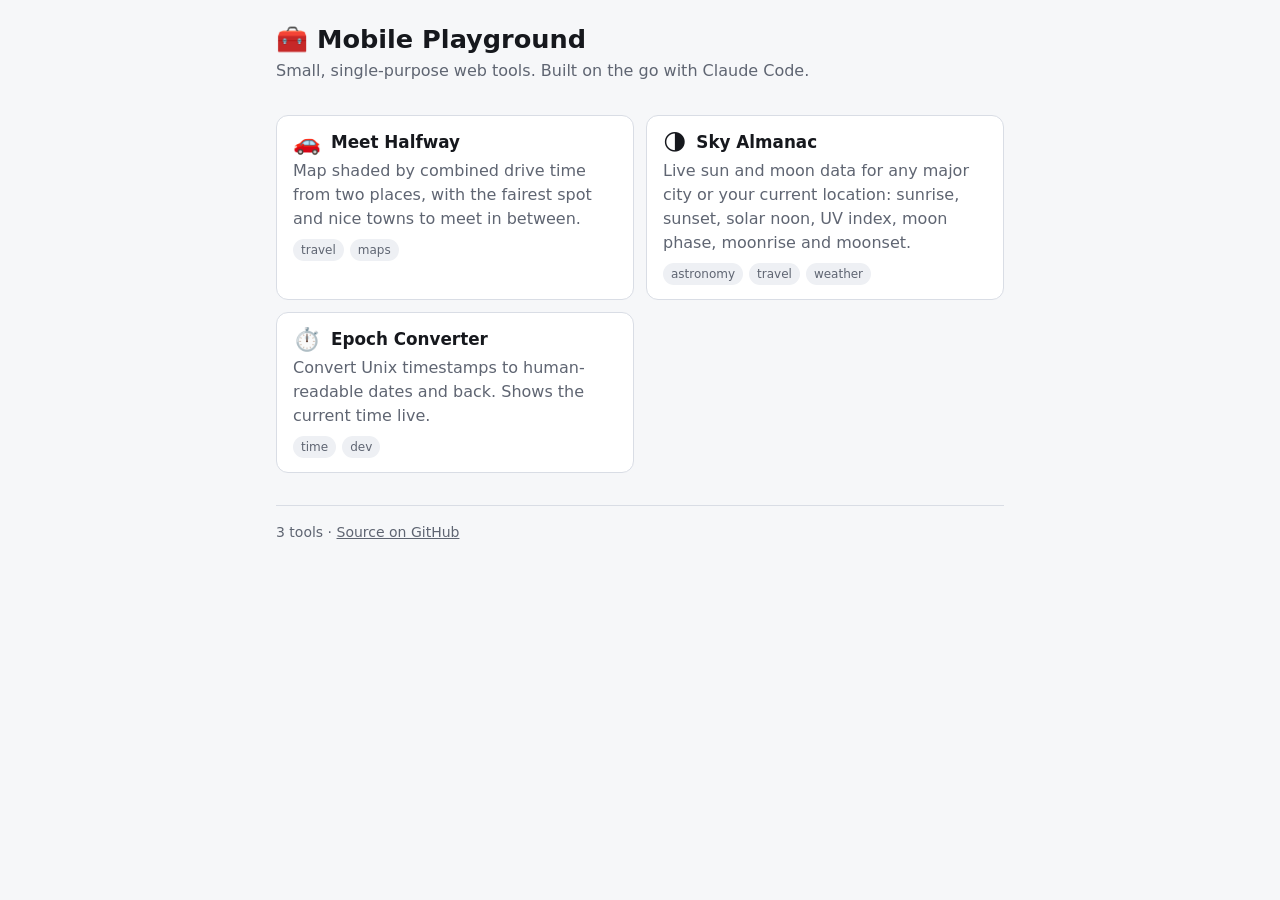
<file: index.html>
<!doctype html>
<html lang="en">
<head>
  <meta charset="utf-8">
  <meta name="viewport" content="width=device-width, initial-scale=1, viewport-fit=cover">
  <meta name="description" content="Small single-page web tools, built on the go with Claude Code.">
  <meta name="theme-color" content="#2563eb">
  <title>Mobile Playground</title>
  <link rel="icon" href="data:image/svg+xml,<svg xmlns='http://www.w3.org/2000/svg' viewBox='0 0 100 100'><text y='.9em' font-size='90'>🧰</text></svg>">
  <link rel="stylesheet" href="assets/style.css">
  <style>
    .search-wrap { position: sticky; top: 0; z-index: 1; background: var(--bg); padding: 4px 0 12px; }
    .search-wrap input { background: var(--surface); }
    .empty { text-align: center; color: var(--muted); padding: 40px 12px; }
    .empty code { display: block; margin-top: 8px; }
  </style>
</head>
<body>
  <div class="container">

    <header class="site-header">
      <h1>🧰 Mobile Playground</h1>
      <p>Small, single-purpose web tools. Built on the go with Claude Code.</p>
    </header>

    <div class="search-wrap">
      <label for="search" class="visually-hidden">Filter tools</label>
      <input id="search" type="search" placeholder="Filter tools…" autocomplete="off" hidden>
    </div>

    <main>
      <div id="tools" class="grid" aria-live="polite"></div>
      <p id="status" class="empty">Loading tools…</p>
      <noscript><p class="empty">JavaScript is required to list the tools. The registry is in <a href="tools.json">tools.json</a>.</p></noscript>
    </main>

    <footer class="site-footer">
      <span id="count"></span>
      <a href="https://github.com/colinmccrae/mobile-playground">Source on GitHub</a>
    </footer>

  </div>

  <script>
    (async function () {
      const grid   = document.getElementById('tools');
      const status = document.getElementById('status');
      const count  = document.getElementById('count');
      const search = document.getElementById('search');

      let tools = [];
      try {
        const res = await fetch('tools.json', { cache: 'no-cache' });
        if (!res.ok) throw new Error('HTTP ' + res.status);
        tools = (await res.json()).tools || [];
      } catch (err) {
        status.innerHTML = 'Could not load <code>tools.json</code>: ' + err.message;
        status.classList.add('error');
        return;
      }

      // Newest first.
      tools.sort((a, b) => (b.added || '').localeCompare(a.added || ''));

      function render(filter) {
        const q = (filter || '').trim().toLowerCase();
        const shown = tools.filter(t => !q ||
          [t.name, t.description, ...(t.tags || [])].join(' ').toLowerCase().includes(q));

        grid.innerHTML = shown.map(t => `
          <a class="card" href="tools/${encodeURIComponent(t.slug)}/">
            <p class="card-title"><span class="card-icon" aria-hidden="true">${t.icon || '🔧'}</span>${esc(t.name)}</p>
            <p class="card-desc">${esc(t.description || '')}</p>
            ${(t.tags && t.tags.length) ? `<p class="card-meta">${t.tags.map(x => `<span class="tag">${esc(x)}</span>`).join('')}</p>` : ''}
          </a>`).join('');

        if (tools.length === 0) {
          status.innerHTML = 'No tools yet. Ask Claude Code to build one.<code>tools/&lt;slug&gt;/index.html + tools.json</code>';
          status.hidden = false;
        } else if (shown.length === 0) {
          status.textContent = 'No tools match “' + filter + '”.';
          status.hidden = false;
        } else {
          status.hidden = true;
        }
        count.textContent = tools.length + (tools.length === 1 ? ' tool · ' : ' tools · ');
      }

      function esc(s) {
        return String(s).replace(/[&<>"']/g, c => ({'&':'&amp;','<':'&lt;','>':'&gt;','"':'&quot;',"'":'&#39;'}[c]));
      }

      if (tools.length > 3) {
        search.hidden = false;
        search.addEventListener('input', () => render(search.value));
      }
      render('');
    })();
  </script>
</body>
</html>
</file>
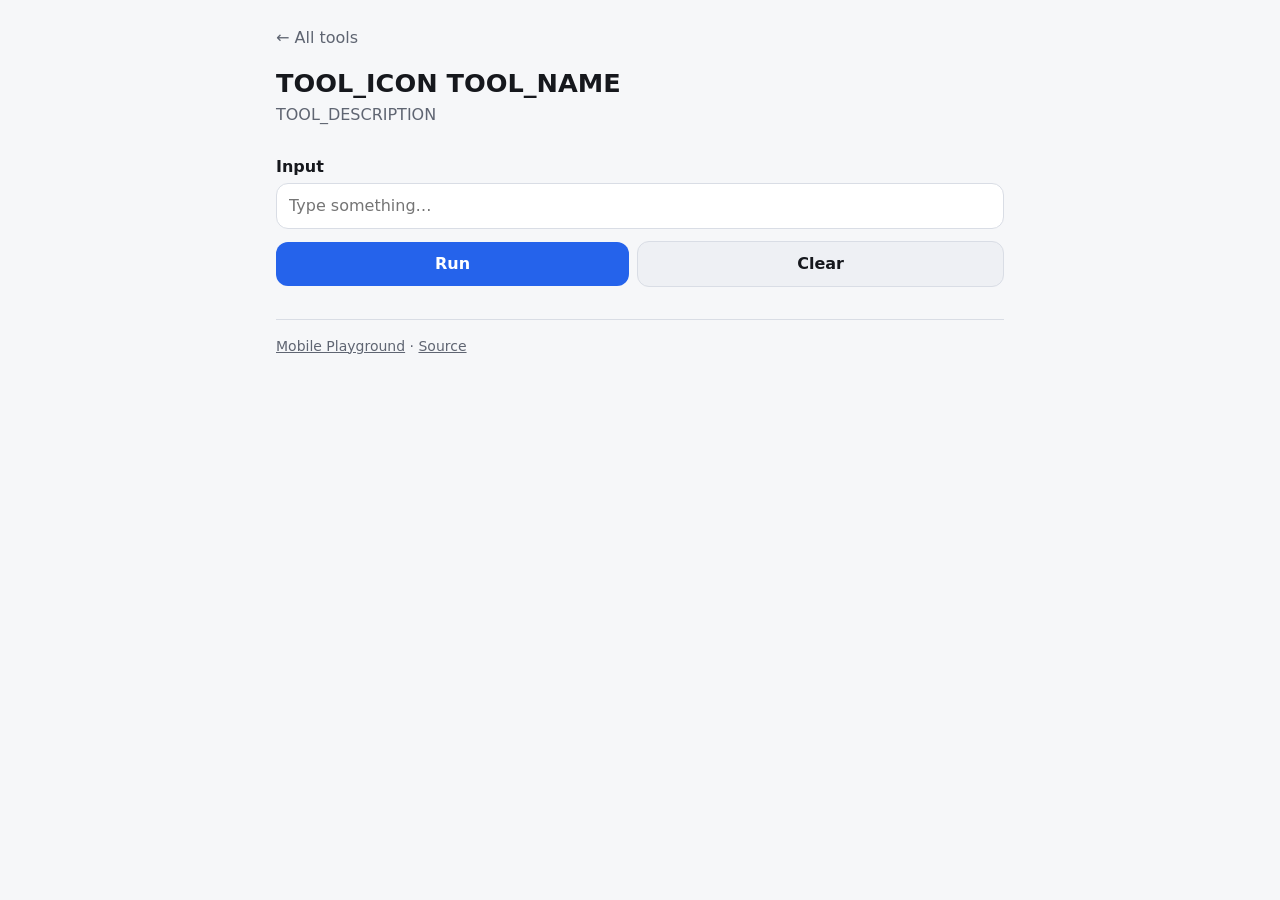
<file: tools/_template/index.html>
<!doctype html>
<html lang="en">
<head>
  <meta charset="utf-8">
  <meta name="viewport" content="width=device-width, initial-scale=1, viewport-fit=cover">
  <meta name="description" content="TOOL_DESCRIPTION">
  <title>TOOL_NAME · Mobile Playground</title>
  <link rel="icon" href="data:image/svg+xml,<svg xmlns='http://www.w3.org/2000/svg' viewBox='0 0 100 100'><text y='.9em' font-size='90'>TOOL_ICON</text></svg>">
  <link rel="stylesheet" href="../../assets/style.css">
  <style>
    /* Tool-specific styles go here. Prefer the shared classes from assets/style.css. */
  </style>
</head>
<body>
  <div class="container">

    <a class="back-link" href="../../">← All tools</a>

    <header class="site-header">
      <h1>TOOL_ICON TOOL_NAME</h1>
      <p>TOOL_DESCRIPTION</p>
    </header>

    <main>
      <!-- Tool UI goes here. Keep it to one screen on a phone where possible. -->

      <label for="input">Input</label>
      <input id="input" type="text" placeholder="Type something…" autocomplete="off">

      <div class="row" style="margin-top:12px">
        <button id="go" type="button">Run</button>
        <button id="clear" type="button" class="btn-secondary">Clear</button>
      </div>

      <div id="output" class="result hidden" aria-live="polite"></div>
    </main>

    <footer class="site-footer">
      <a href="../../">Mobile Playground</a> ·
      <a href="https://github.com/colinmccrae/mobile-playground/tree/main/tools/TOOL_SLUG">Source</a>
    </footer>

  </div>

  <script>
    (function () {
      'use strict';
      const $ = id => document.getElementById(id);
      const input = $('input'), output = $('output');

      function run() {
        const value = input.value.trim();
        if (!value) { output.classList.add('hidden'); return; }
        output.textContent = value; // replace with real logic
        output.classList.remove('hidden');
      }

      $('go').addEventListener('click', run);
      input.addEventListener('keydown', e => { if (e.key === 'Enter') run(); });
      $('clear').addEventListener('click', () => { input.value = ''; run(); input.focus(); });

      // Optional: remember state between visits.
      // try { localStorage.setItem('TOOL_SLUG:input', input.value); } catch (_) {}
    })();
  </script>
</body>
</html>
</file>
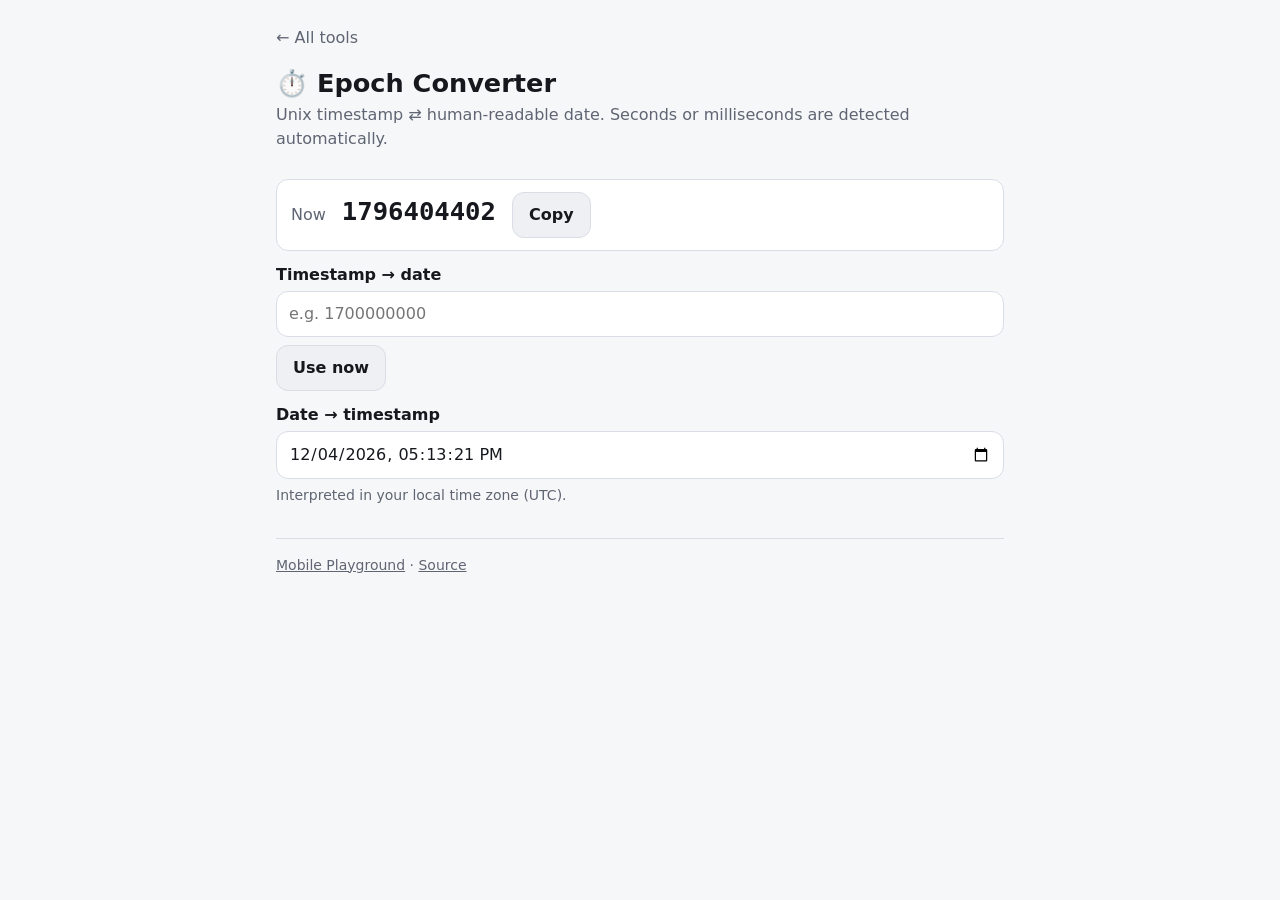
<file: tools/epoch/index.html>
<!doctype html>
<html lang="en">
<head>
  <meta charset="utf-8">
  <meta name="viewport" content="width=device-width, initial-scale=1, viewport-fit=cover">
  <meta name="description" content="Convert Unix timestamps to human-readable dates and back.">
  <title>Epoch Converter · Mobile Playground</title>
  <link rel="icon" href="data:image/svg+xml,<svg xmlns='http://www.w3.org/2000/svg' viewBox='0 0 100 100'><text y='.9em' font-size='90'>⏱️</text></svg>">
  <link rel="stylesheet" href="../../assets/style.css">
  <style>
    .now { display: flex; flex-wrap: wrap; align-items: baseline; gap: 8px 16px; }
    .now .big { font-size: 1.6rem; font-weight: 700; font-family: var(--mono); }
    dl { margin: 0; display: grid; grid-template-columns: max-content 1fr; gap: 6px 12px; }
    dt { color: var(--muted); }
    dd { margin: 0; font-family: var(--mono); word-break: break-all; }
  </style>
</head>
<body>
  <div class="container">

    <a class="back-link" href="../../">← All tools</a>

    <header class="site-header">
      <h1>⏱️ Epoch Converter</h1>
      <p>Unix timestamp ⇄ human-readable date. Seconds or milliseconds are detected automatically.</p>
    </header>

    <main>
      <section class="result now" aria-live="off">
        <span class="muted">Now</span>
        <span class="big" id="now-s">—</span>
        <button type="button" class="btn-secondary" id="copy-now" style="flex:0 0 auto">Copy</button>
      </section>

      <label for="ts">Timestamp → date</label>
      <div class="row">
        <input id="ts" type="text" inputmode="numeric" placeholder="e.g. 1700000000" autocomplete="off">
        <button type="button" id="use-now" class="btn-secondary" style="flex:0 0 auto">Use now</button>
      </div>
      <div id="ts-out" class="result hidden" aria-live="polite"></div>

      <label for="dt">Date → timestamp</label>
      <input id="dt" type="datetime-local" step="1">
      <p class="small muted" style="margin:6px 0 0">Interpreted in your local time zone (<span id="tz"></span>).</p>
      <div id="dt-out" class="result hidden" aria-live="polite"></div>
    </main>

    <footer class="site-footer">
      <a href="../../">Mobile Playground</a> ·
      <a href="https://github.com/colinmccrae/mobile-playground/tree/main/tools/epoch">Source</a>
    </footer>

  </div>

  <script>
    (function () {
      'use strict';
      const $ = id => document.getElementById(id);
      const tz = Intl.DateTimeFormat().resolvedOptions().timeZone || 'local';
      $('tz').textContent = tz;

      // --- live clock ---------------------------------------------------
      function tick() { $('now-s').textContent = Math.floor(Date.now() / 1000); }
      tick(); setInterval(tick, 1000);
      $('copy-now').addEventListener('click', () => copy($('now-s').textContent, $('copy-now')));

      // --- timestamp -> date ---------------------------------------------
      function parseTimestamp(raw) {
        const s = raw.trim().replace(/[_,\s]/g, '');
        if (!/^-?\d+(\.\d+)?$/.test(s)) return null;
        let n = Number(s);
        let unit = 'seconds';
        if (Math.abs(n) >= 1e17) { n = n / 1e6; unit = 'nanoseconds'; }       // ns
        else if (Math.abs(n) >= 1e14) { n = n / 1e3; unit = 'microseconds'; }  // µs
        else if (Math.abs(n) >= 1e11) { unit = 'milliseconds'; }              // ms
        else { n = n * 1000; }
        const d = new Date(n);
        return isNaN(d.getTime()) ? null : { date: d, unit };
      }

      function describe(d) {
        const rel = relative(d);
        return `
          <dl>
            <dt>Local</dt><dd>${esc(d.toLocaleString(undefined, { dateStyle: 'full', timeStyle: 'long' }))}</dd>
            <dt>UTC</dt><dd>${esc(d.toUTCString())}</dd>
            <dt>ISO 8601</dt><dd>${esc(d.toISOString())}</dd>
            <dt>Seconds</dt><dd>${Math.floor(d.getTime() / 1000)}</dd>
            <dt>Millis</dt><dd>${d.getTime()}</dd>
            <dt>Relative</dt><dd>${esc(rel)}</dd>
          </dl>`;
      }

      function relative(d) {
        const diff = (d.getTime() - Date.now()) / 1000;
        const abs = Math.abs(diff);
        const units = [['year', 31536000], ['month', 2592000], ['day', 86400], ['hour', 3600], ['minute', 60], ['second', 1]];
        for (const [name, secs] of units) {
          if (abs >= secs || name === 'second') {
            const v = Math.round(abs / secs);
            return `${v} ${name}${v === 1 ? '' : 's'} ${diff < 0 ? 'ago' : 'from now'}`;
          }
        }
      }

      const ts = $('ts'), tsOut = $('ts-out');
      function convertTs() {
        const raw = ts.value;
        if (!raw.trim()) { tsOut.classList.add('hidden'); return; }
        const r = parseTimestamp(raw);
        tsOut.classList.remove('hidden');
        if (!r) { tsOut.innerHTML = '<span class="error">Not a valid timestamp.</span>'; return; }
        tsOut.innerHTML = `<p class="small muted" style="margin:0 0 8px">Detected ${r.unit}</p>` + describe(r.date);
      }
      ts.addEventListener('input', convertTs);
      $('use-now').addEventListener('click', () => { ts.value = Math.floor(Date.now() / 1000); convertTs(); });

      // --- date -> timestamp ---------------------------------------------
      const dt = $('dt'), dtOut = $('dt-out');
      function convertDt() {
        if (!dt.value) { dtOut.classList.add('hidden'); return; }
        const d = new Date(dt.value); // datetime-local is parsed as local time
        dtOut.classList.remove('hidden');
        if (isNaN(d.getTime())) { dtOut.innerHTML = '<span class="error">Invalid date.</span>'; return; }
        dtOut.innerHTML = describe(d);
      }
      dt.addEventListener('input', convertDt);
      dt.addEventListener('change', convertDt);

      // Prefill the date picker with now (local, to the second).
      const n = new Date(); n.setMilliseconds(0);
      const local = new Date(n.getTime() - n.getTimezoneOffset() * 60000).toISOString().slice(0, 19);
      dt.value = local;

      // --- helpers --------------------------------------------------------
      function copy(text, btn) {
        if (!navigator.clipboard) return;
        navigator.clipboard.writeText(text).then(() => {
          const old = btn.textContent; btn.textContent = 'Copied';
          setTimeout(() => (btn.textContent = old), 1200);
        }).catch(() => {});
      }
      function esc(s) {
        return String(s).replace(/[&<>"']/g, c => ({'&':'&amp;','<':'&lt;','>':'&gt;','"':'&quot;',"'":'&#39;'}[c]));
      }
    })();
  </script>
</body>
</html>
</file>
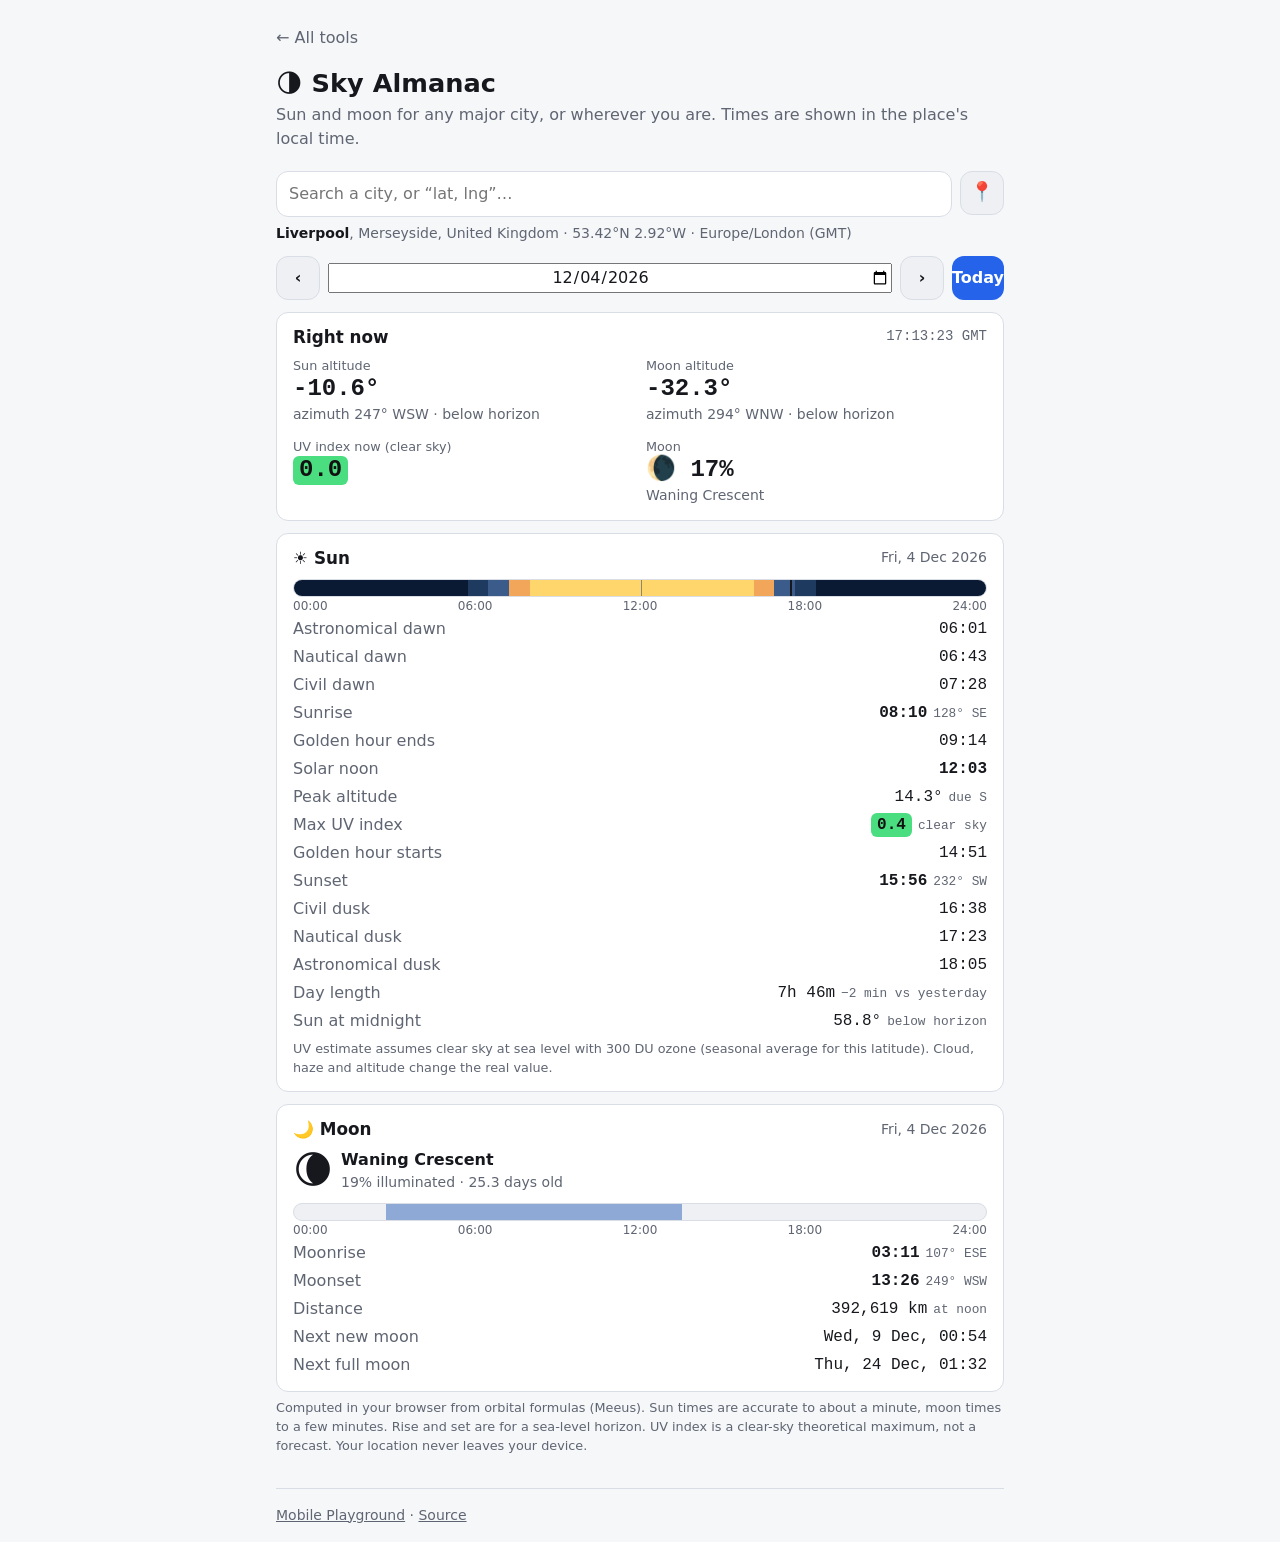
<file: tools/liverpool-sky/index.html>
<!doctype html>
<html lang="en">
<head>
  <meta charset="utf-8">
  <meta name="viewport" content="width=device-width, initial-scale=1">
  <meta http-equiv="refresh" content="0; url=../sky/?q=Liverpool&cc=GB">
  <title>Moved · Mobile Playground</title>
  <link rel="canonical" href="../sky/?q=Liverpool&cc=GB">
  <link rel="stylesheet" href="../../assets/style.css">
</head>
<body>
  <div class="container">
    <p>This tool has moved. <a href="../sky/?q=Liverpool&cc=GB">Open Sky Almanac for Liverpool</a>.</p>
  </div>
</body>
</html>
</file>
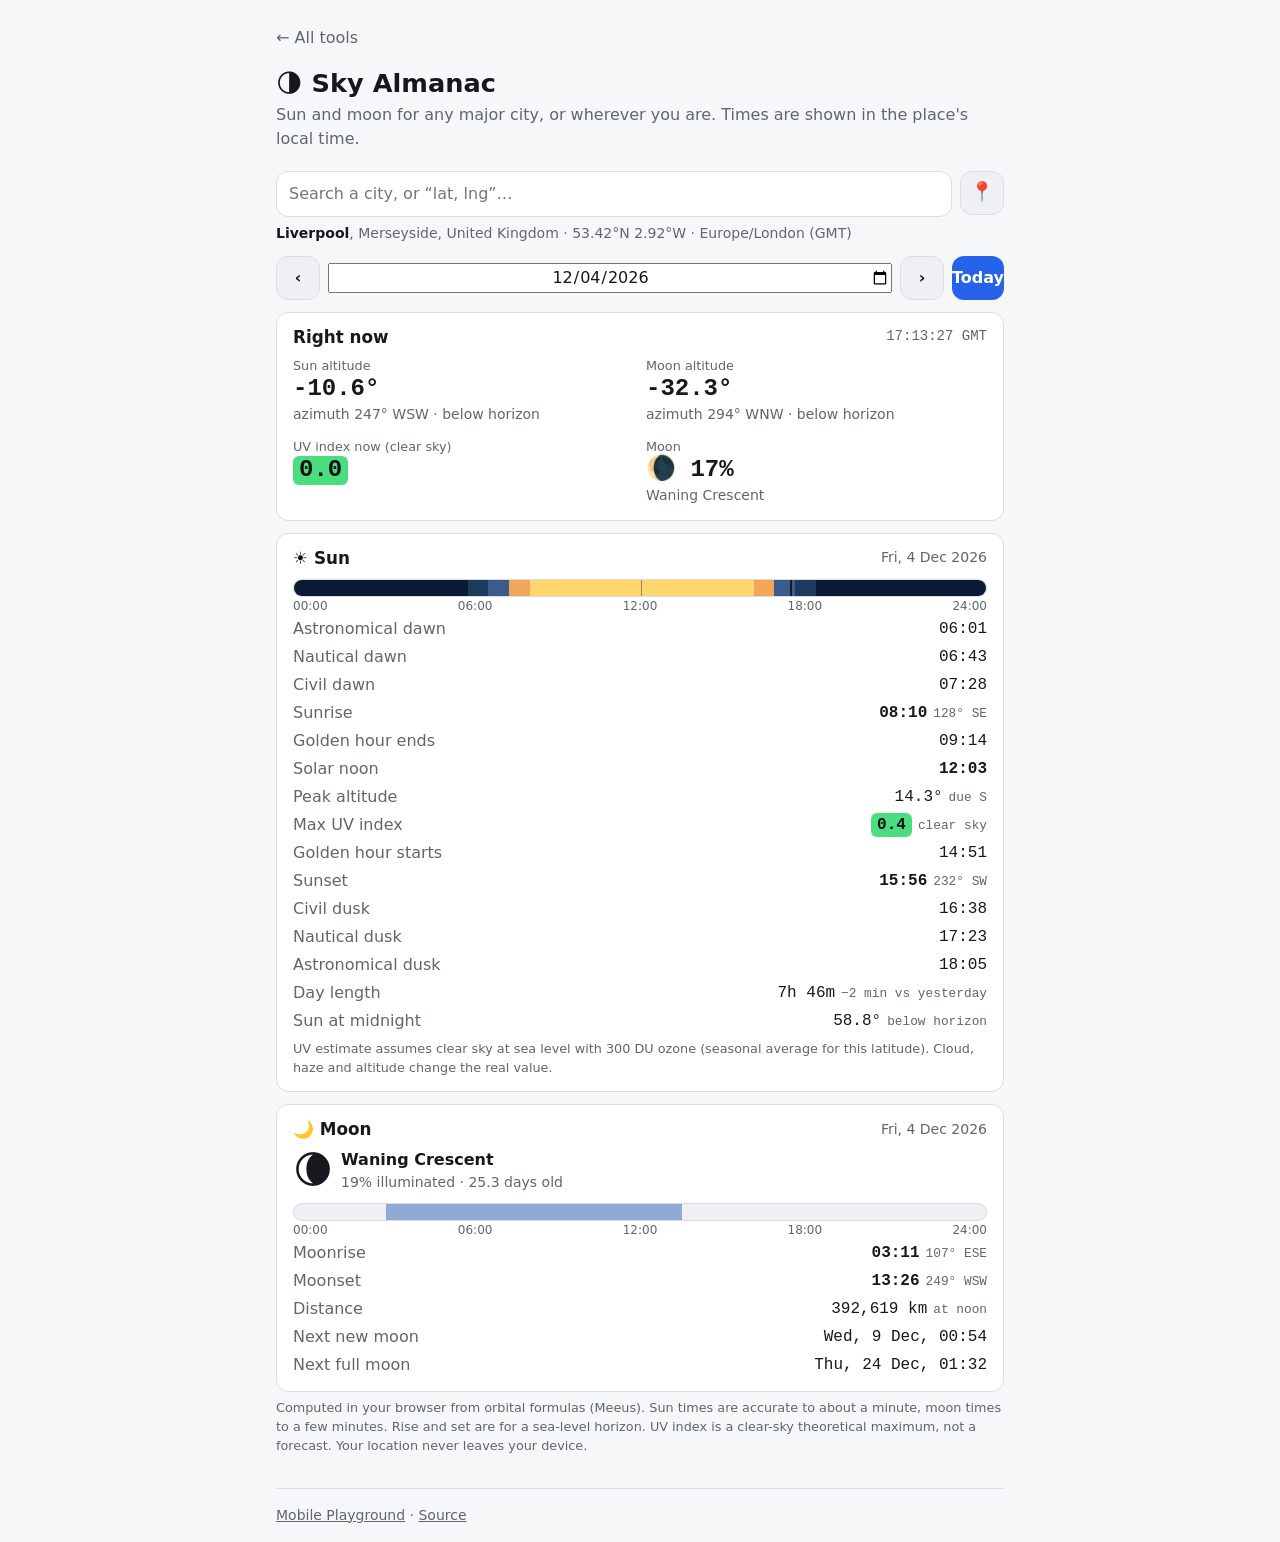
<file: tools/sky/index.html>
<!doctype html>
<html lang="en">
<head>
  <meta charset="utf-8">
  <meta name="viewport" content="width=device-width, initial-scale=1, viewport-fit=cover">
  <meta name="description" content="Live sun and moon data for any city or your current location: sunrise, sunset, solar noon, sun altitude, UV index, moon phase, moonrise and moonset.">
  <title>Sky Almanac · Mobile Playground</title>
  <link rel="icon" href="data:image/svg+xml,<svg xmlns='http://www.w3.org/2000/svg' viewBox='0 0 100 100'><text y='.9em' font-size='90'>🌗</text></svg>">
  <link rel="stylesheet" href="../../assets/style.css">
  <style>
    .place-bar { display: flex; gap: 8px; align-items: flex-start; margin: 4px 0 6px; }
    .search-wrap { position: relative; flex: 1 1 auto; min-width: 0; }
    .search-wrap input { background: var(--surface); }
    .results { position: absolute; left: 0; right: 0; top: calc(100% + 4px); z-index: 5; margin: 0; padding: 4px; list-style: none;
               background: var(--surface); border: 1px solid var(--border); border-radius: var(--radius);
               box-shadow: 0 8px 24px rgba(0,0,0,.18); max-height: 60vh; overflow-y: auto; }
    .results li { margin: 0; }
    .results button { width: 100%; justify-content: flex-start; text-align: left; background: none; color: var(--text);
                      font-weight: 500; border-radius: 8px; padding: 8px 10px; display: flex; flex-direction: column; align-items: flex-start; gap: 0; }
    .results button:hover, .results button:focus-visible, .results button.active { background: var(--surface-2); }
    .results .sub { color: var(--muted); font-size: 0.8rem; font-weight: 400; }
    #locate { flex: 0 0 var(--tap); padding: 0; font-size: 1.2rem; }
    #locate.busy { opacity: .6; }
    .place-line { margin: 0 0 12px; color: var(--muted); font-size: 0.875rem; }
    .place-line strong { color: var(--text); }

    .datebar { display: flex; gap: 8px; align-items: center; margin: 4px 0 12px; }
    .datebar button { flex: 0 0 var(--tap); padding: 0; }
    .datebar input[type="date"] { flex: 1 1 auto; text-align: center; min-width: 0; }
    .datebar .today { flex: 0 0 auto; }

    .card { margin-top: var(--gap); }
    .card h2 { margin: 0 0 8px; font-size: 1.05rem; display: flex; align-items: center; gap: 8px; }
    .card h2 .right { margin-left: auto; font-weight: 400; color: var(--muted); font-size: 0.875rem; }

    dl { margin: 0; display: grid; grid-template-columns: 1fr auto; gap: 4px 12px; }
    dt { color: var(--muted); white-space: nowrap; }
    dd { margin: 0; font-family: var(--mono); text-align: right; }
    dd .sub { color: var(--muted); font-size: 0.8em; margin-left: 6px; white-space: nowrap; }
    dd sup { font-size: 0.7em; color: var(--muted); }
    @media (max-width: 420px) { dd .sub { display: block; margin-left: 0; } }
    .none { color: var(--muted); }

    .now-grid { display: grid; grid-template-columns: 1fr 1fr; gap: 12px; }
    .now-grid .big { font-size: 1.5rem; font-weight: 700; font-family: var(--mono); line-height: 1.2; }
    .now-grid .label { color: var(--muted); font-size: 0.8rem; }
    .clock { font-family: var(--mono); font-size: 1.1rem; font-weight: 600; }

    .bar-wrap { margin: 10px 0 2px; }
    .bar-label { display: flex; justify-content: space-between; font-size: 0.75rem; color: var(--muted); }
    .bar { position: relative; height: 18px; border-radius: 9px; overflow: hidden; border: 1px solid var(--border); background: var(--surface-2); }
    .bar .seg { position: absolute; top: 0; bottom: 0; }
    .bar .mark { position: absolute; top: -2px; bottom: -2px; width: 2px; background: var(--text); transform: translateX(-1px); }
    .bar .mark.noon { background: var(--muted); width: 1px; opacity: .7; }
    .moonseg { background: #8ea9d6; }
    @media (prefers-color-scheme: dark) { .moonseg { background: #5f7fb3; } }

    .phase-emoji { font-size: 2.4rem; line-height: 1; }
    .uv { display: inline-block; min-width: 2.2em; text-align: center; border-radius: 6px; padding: 0 6px; color: #111; font-weight: 700; }
    .foot-note { font-size: 0.8rem; color: var(--muted); margin: 6px 0 0; }
  </style>
</head>
<body>
  <div class="container">

    <a class="back-link" href="../../">← All tools</a>

    <header class="site-header">
      <h1>🌗 Sky Almanac</h1>
      <p>Sun and moon for any major city, or wherever you are. Times are shown in the place's local time.</p>
    </header>

    <main>
      <div class="place-bar">
        <div class="search-wrap">
          <label for="q" class="visually-hidden">Search for a city</label>
          <input id="q" type="search" placeholder="Search a city, or “lat, lng”…" autocomplete="off" autocorrect="off" autocapitalize="off" spellcheck="false" role="combobox" aria-autocomplete="list" aria-controls="results" aria-expanded="false">
          <ul id="results" class="results hidden" role="listbox"></ul>
        </div>
        <button id="locate" type="button" class="btn-secondary" title="Use my location" aria-label="Use my current location">📍</button>
      </div>
      <p class="place-line" id="place-line">—</p>
      <p class="small error hidden" id="geo-msg" role="alert"></p>

      <div class="datebar">
        <button type="button" id="prev" class="btn-secondary" aria-label="Previous day">‹</button>
        <label for="date" class="visually-hidden">Date</label>
        <input type="date" id="date">
        <button type="button" id="next" class="btn-secondary" aria-label="Next day">›</button>
        <button type="button" id="today" class="today">Today</button>
      </div>

      <section class="card" aria-live="off">
        <h2>Right now <span class="right clock" id="clock">—</span></h2>
        <div class="now-grid">
          <div>
            <div class="label">Sun altitude</div>
            <div class="big" id="sun-alt">—</div>
            <div class="small muted" id="sun-az">—</div>
          </div>
          <div>
            <div class="label">Moon altitude</div>
            <div class="big" id="moon-alt">—</div>
            <div class="small muted" id="moon-az">—</div>
          </div>
          <div>
            <div class="label">UV index now <span class="muted">(clear sky)</span></div>
            <div class="big"><span class="uv" id="uv-now">—</span></div>
          </div>
          <div>
            <div class="label">Moon</div>
            <div class="big" id="moon-now">—</div>
            <div class="small muted" id="moon-now-sub">—</div>
          </div>
        </div>
      </section>

      <section class="card">
        <h2>☀️ Sun <span class="right" id="sun-date"></span></h2>
        <div class="bar-wrap">
          <div class="bar" id="sun-bar" aria-hidden="true"></div>
          <div class="bar-label"><span>00:00</span><span>06:00</span><span>12:00</span><span>18:00</span><span>24:00</span></div>
        </div>
        <dl id="sun-list"></dl>
        <p class="foot-note" id="uv-note"></p>
      </section>

      <section class="card">
        <h2>🌙 Moon <span class="right" id="moon-date"></span></h2>
        <div class="row" style="align-items:center; margin-bottom:8px">
          <span class="phase-emoji" id="phase-emoji" style="flex:0 0 auto" aria-hidden="true">🌑</span>
          <div style="flex:1 1 auto">
            <div style="font-weight:600" id="phase-name">—</div>
            <div class="small muted" id="phase-sub">—</div>
          </div>
        </div>
        <div class="bar-wrap">
          <div class="bar" id="moon-bar" aria-hidden="true"></div>
          <div class="bar-label"><span>00:00</span><span>06:00</span><span>12:00</span><span>18:00</span><span>24:00</span></div>
        </div>
        <dl id="moon-list"></dl>
      </section>

      <p class="foot-note">Computed in your browser from orbital formulas (Meeus). Sun times are accurate to about a minute, moon times to a few minutes. Rise and set are for a sea-level horizon. UV index is a clear-sky theoretical maximum, not a forecast. Your location never leaves your device.</p>
    </main>

    <footer class="site-footer">
      <a href="../../">Mobile Playground</a> ·
      <a href="https://github.com/colinmccrae/mobile-playground/tree/main/tools/sky">Source</a>
    </footer>

  </div>

  <script src="cities.js"></script>
  <script src="astro.js"></script>
  <script>
    (function () {
      'use strict';
      const $ = id => document.getElementById(id);
      const A = window.Astro;
      const DEG = 180 / Math.PI, RAD = Math.PI / 180;
      const STORE = 'sky:place';
      const DEVICE_TZ = (Intl.DateTimeFormat().resolvedOptions().timeZone) || 'UTC';

      // ---- Cities ------------------------------------------------------------
      const norm = s => String(s).normalize('NFD').replace(/[̀-ͯ]/g, '').toLowerCase();
      const CITIES = (window.CITIES || []).map(c => ({
        name: c[0], region: c[1], country: c[2], iso2: c[3], lat: c[4], lng: c[5], tz: c[6], pop: c[7],
        key: norm(c[0]), keyFull: norm(c[0] + ' ' + c[1] + ' ' + c[2] + ' ' + c[3]),
      }));
      const cityPlace = c => ({ kind: 'city', name: c.name, sub: [c.region, c.country].filter(Boolean).join(', '),
                                lat: c.lat, lng: c.lng, tz: c.tz, iso2: c.iso2 });

      function searchCities(q) {
        q = norm(q.trim());
        if (!q) return [];
        const parts = q.split(/[\s,]+/).filter(Boolean);
        const out = [];
        for (const c of CITIES) {
          let score = 0;
          if (c.key === q) score = 4;
          else if (c.key.startsWith(q)) score = 3;
          else if (c.key.includes(q)) score = 2;
          else if (parts.length > 1 && parts.every(p => c.keyFull.includes(p))) score = 1;
          if (score) out.push([score, c]);
        }
        out.sort((a, b) => b[0] - a[0] || b[1].pop - a[1].pop);
        return out.slice(0, 8).map(x => x[1]);
      }

      function nearestCity(lat, lng) {
        let best = null, bestD = Infinity;
        for (const c of CITIES) {
          const d = haversine(lat, lng, c.lat, c.lng);
          if (d < bestD) { bestD = d; best = c; }
        }
        return best ? { city: best, km: bestD } : null;
      }
      function haversine(lat1, lon1, lat2, lon2) {
        const dLat = (lat2 - lat1) * RAD, dLon = (lon2 - lon1) * RAD;
        const a = Math.sin(dLat / 2) ** 2 + Math.cos(lat1 * RAD) * Math.cos(lat2 * RAD) * Math.sin(dLon / 2) ** 2;
        return 6371 * 2 * Math.atan2(Math.sqrt(a), Math.sqrt(1 - a));
      }
      const fmtCoord = (lat, lng) => `${Math.abs(lat).toFixed(2)}°${lat >= 0 ? 'N' : 'S'} ${Math.abs(lng).toFixed(2)}°${lng >= 0 ? 'E' : 'W'}`;

      // ---- Time-zone helpers ----------------------------------------------
      const partsCache = {};
      function partsFmt(tz) {
        return partsCache[tz] || (partsCache[tz] = new Intl.DateTimeFormat('en-GB', { timeZone: tz, hourCycle: 'h23',
          year: 'numeric', month: '2-digit', day: '2-digit', hour: '2-digit', minute: '2-digit', second: '2-digit' }));
      }
      function zoneParts(tz, date) {
        const o = {};
        for (const p of partsFmt(tz).formatToParts(date)) if (p.type !== 'literal') o[p.type] = Number(p.value);
        return { y: o.year, m: o.month, d: o.day, h: o.hour % 24, min: o.minute, s: o.second };
      }
      function zoneOffsetMs(tz, t) {
        const p = zoneParts(tz, new Date(t));
        return Date.UTC(p.y, p.m - 1, p.d, p.h, p.min, p.s) - Math.floor(t / 1000) * 1000;
      }
      function zoneMidnight(tz, y, m, d) {
        const guess = Date.UTC(y, m - 1, d);
        let t = guess - zoneOffsetMs(tz, guess);
        t = guess - zoneOffsetMs(tz, t);       // second pass handles DST transition days
        return new Date(t);
      }
      function validTz(tz) { try { new Intl.DateTimeFormat('en', { timeZone: tz }); return true; } catch (_) { return false; } }

      let F = null; // formatters for the current place's zone
      function makeFormatters(tz) {
        F = {
          time: new Intl.DateTimeFormat('en-GB', { timeZone: tz, hour: '2-digit', minute: '2-digit', hourCycle: 'h23' }),
          clock: new Intl.DateTimeFormat('en-GB', { timeZone: tz, hour: '2-digit', minute: '2-digit', second: '2-digit', hourCycle: 'h23', timeZoneName: 'short' }),
          date: new Intl.DateTimeFormat('en-GB', { timeZone: tz, weekday: 'short', day: 'numeric', month: 'short', year: 'numeric' }),
          dateTime: new Intl.DateTimeFormat('en-GB', { timeZone: tz, weekday: 'short', day: 'numeric', month: 'short', hour: '2-digit', minute: '2-digit', hourCycle: 'h23' }),
          tzName: new Intl.DateTimeFormat('en-GB', { timeZone: tz, timeZoneName: 'short' }),
        };
      }
      const tzAbbrev = d => (F.tzName.formatToParts(d).find(p => p.type === 'timeZoneName') || {}).value || '';

      let dayStart = 0, dayEnd = 0;
      function fmtTime(d) {
        if (!d) return '<span class="none">—</span>';
        const t = F.time.format(d);
        return d >= dayEnd ? `${t}<sup>+1</sup>` : d < dayStart ? `${t}<sup>−1</sup>` : t;
      }
      const iso = ({ y, m, d }) => `${y}-${String(m).padStart(2, '0')}-${String(d).padStart(2, '0')}`;
      function fmtDur(ms) {
        const m = Math.round(ms / 60000), h = Math.floor(m / 60);
        return `${h}h ${String(m % 60).padStart(2, '0')}m`;
      }
      function fmtDelta(ms) {
        const m = Math.round(ms / 60000), sign = m > 0 ? '+' : m < 0 ? '−' : '±';
        return `${sign}${Math.abs(m)} min`;
      }
      const COMPASS = ['N','NNE','NE','ENE','E','ESE','SE','SSE','S','SSW','SW','WSW','W','WNW','NW','NNW'];
      const compass = azDeg => COMPASS[Math.round(((azDeg % 360) + 360) % 360 / 22.5) % 16];
      const fmtAz = azRad => { const a = ((azRad * DEG) % 360 + 360) % 360; return `${a.toFixed(0)}° ${compass(a)}`; };
      const esc = s => String(s).replace(/[&<>"']/g, c => ({'&':'&amp;','<':'&lt;','>':'&gt;','"':'&quot;',"'":'&#39;'}[c]));

      // ---- Moon phase naming ---------------------------------------------
      const PHASES = [['New Moon','🌑'],['Waxing Crescent','🌒'],['First Quarter','🌓'],['Waxing Gibbous','🌔'],
                      ['Full Moon','🌕'],['Waning Gibbous','🌖'],['Last Quarter','🌗'],['Waning Crescent','🌘']];
      function phaseInfo(p) {
        const tol = 0.0167;
        if (p < tol || p > 1 - tol) return PHASES[0];
        if (Math.abs(p - 0.25) < tol) return PHASES[2];
        if (Math.abs(p - 0.5) < tol) return PHASES[4];
        if (Math.abs(p - 0.75) < tol) return PHASES[6];
        if (p < 0.25) return PHASES[1];
        if (p < 0.5) return PHASES[3];
        if (p < 0.75) return PHASES[5];
        return PHASES[7];
      }
      const SYNODIC = 29.530588853;

      // ---- UV --------------------------------------------------------------
      // Crude ozone climatology: ~260 DU at the equator all year; higher and more
      // seasonal towards the poles, peaking in each hemisphere's spring.
      function ozoneDU(lat, y, m, d) {
        const doy = Math.round((Date.UTC(y, m - 1, d) - Date.UTC(y, 0, 1)) / 86400000) + 1;
        const s2 = Math.sin(lat * RAD) ** 2;
        const peak = lat >= 0 ? 90 : 273;
        return 255 + 100 * s2 + 70 * s2 * Math.cos(2 * Math.PI * (doy - peak) / 365);
      }
      const uvColour = uv => uv < 3 ? '#4ade80' : uv < 6 ? '#facc15' : uv < 8 ? '#fb923c' : uv < 11 ? '#f87171' : '#c084fc';
      function setUv(el, uv) { el.textContent = uv.toFixed(1); el.style.background = uvColour(uv); }

      // ---- State -----------------------------------------------------------
      let place = null;   // { kind, name, sub, lat, lng, tz, iso2? }
      let view = null;    // civil date shown, in place.tz
      let day = null;     // computed data for `view`
      const dateInput = $('date');
      const pct = (t, start, end) => Math.max(0, Math.min(100, (t - start) / (end - start) * 100));

      function setPlace(p, { persist = true, pushUrl = true } = {}) {
        if (!validTz(p.tz)) p = { ...p, tz: DEVICE_TZ };
        place = p;
        makeFormatters(p.tz);
        view = zoneParts(p.tz, new Date());
        if (persist && p.kind === 'city') { try { localStorage.setItem(STORE, JSON.stringify(p)); } catch (_) {} }
        if (pushUrl) {
          const u = new URL(location.href); u.search = '';
          if (p.kind === 'city') { u.searchParams.set('q', p.name); if (p.iso2) u.searchParams.set('cc', p.iso2); }
          else if (p.kind === 'coords') { u.searchParams.set('lat', p.lat.toFixed(4)); u.searchParams.set('lng', p.lng.toFixed(4)); }
          history.replaceState(null, '', u.pathname + u.search);
        }
        $('geo-msg').classList.add('hidden');
        render();
      }

      function render() {
        const tz = place.tz, LAT = place.lat, LNG = place.lng;
        const start = zoneMidnight(tz, view.y, view.m, view.d);
        const next = zoneParts(tz, new Date(start.valueOf() + 36 * 3600000));
        const end = zoneMidnight(tz, next.y, next.m, next.d);
        const ref = new Date(start.valueOf() + 12 * 3600000);
        const prevRef = new Date(ref.valueOf() - 86400000);
        dayStart = start; dayEnd = end;

        const sun = A.getSunTimes(ref, LAT, LNG);
        const sunY = A.getSunTimes(prevRef, LAT, LNG);
        const maxAlt = A.getSunPosition(sun.solarNoon, LAT, LNG).altitude;
        const minAlt = A.getSunPosition(sun.nadir, LAT, LNG).altitude;
        const noonAz = A.getSunPosition(sun.solarNoon, LAT, LNG).azimuth;
        const ozone = ozoneDU(LAT, view.y, view.m, view.d);
        const uvMax = A.uvIndex(maxAlt, ozone);
        const dayLength = s => s.sunrise && s.sunset ? s.sunset - s.sunrise
          : (A.getSunPosition(s.solarNoon, LAT, LNG).altitude * DEG > -0.833 ? 86400000 : 0);
        const dayLen = dayLength(sun), dayLenY = dayLength(sunY);

        const moonT = A.getMoonTimes(start, LAT, LNG);
        const ill = A.getMoonIllumination(ref);
        const [phaseName, phaseEmoji] = phaseInfo(ill.phase);
        // On today's page, count from now so a phase that already happened this morning isn't "next".
        const now = new Date(), phaseFrom = now > start && now < end ? now : start;
        const nextNew = A.nextMoonPhase(phaseFrom, 0), nextFull = A.nextMoonPhase(phaseFrom, 0.5);
        const moonDist = A.getMoonPosition(ref, LAT, LNG).distance;

        day = { start, end, sun };
        dateInput.value = iso(view);
        $('sun-date').textContent = F.date.format(ref);
        $('moon-date').textContent = F.date.format(ref);
        $('place-line').innerHTML = `<strong>${esc(place.name)}</strong>${place.sub ? ', ' + esc(place.sub) : ''} · ${fmtCoord(LAT, LNG)} · ${esc(tz)} (${esc(tzAbbrev(ref))})`;

        // A null event means the sun never crosses that altitude on this day.
        const never = angle => maxAlt * DEG > angle ? 'stays above all day' : 'stays below all day';
        const row = (label, t, angle, sub) => [label, fmtTime(t), t ? (sub || '') : never(angle)];
        $('sun-list').innerHTML = [
          row('Astronomical dawn', sun.nightEnd, -18),
          row('Nautical dawn', sun.nauticalDawn, -12),
          row('Civil dawn', sun.dawn, -6),
          ['Sunrise', sun.sunrise ? `<strong>${fmtTime(sun.sunrise)}</strong>` : fmtTime(null), sun.sunrise ? fmtAz(A.getSunPosition(sun.sunrise, LAT, LNG).azimuth) : (maxAlt * DEG > -0.833 ? 'sun up all day' : 'sun down all day')],
          row('Golden hour ends', sun.goldenHourEnd, 6),
          ['Solar noon', `<strong>${fmtTime(sun.solarNoon)}</strong>`],
          ['Peak altitude', `${(maxAlt * DEG).toFixed(1)}°`, 'due ' + compass(noonAz * DEG)],
          ['Max UV index', `<span class="uv" id="uv-max"></span>`, 'clear sky'],
          row('Golden hour starts', sun.goldenHour, 6),
          ['Sunset', sun.sunset ? `<strong>${fmtTime(sun.sunset)}</strong>` : fmtTime(null), sun.sunset ? fmtAz(A.getSunPosition(sun.sunset, LAT, LNG).azimuth) : (maxAlt * DEG > -0.833 ? 'sun up all day' : 'sun down all day')],
          row('Civil dusk', sun.dusk, -6),
          row('Nautical dusk', sun.nauticalDusk, -12),
          row('Astronomical dusk', sun.night, -18),
          ['Day length', fmtDur(dayLen), fmtDelta(dayLen - dayLenY) + ' vs yesterday'],
          ['Sun at midnight', `${Math.abs(minAlt * DEG).toFixed(1)}°`, minAlt < 0 ? 'below horizon' : 'above horizon'],
        ].map(([k, v, sub]) => `<dt>${k}</dt><dd>${v}${sub ? `<span class="sub">${sub}</span>` : ''}</dd>`).join('');
        setUv($('uv-max'), uvMax);
        $('uv-note').textContent = `UV estimate assumes clear sky at sea level with ${ozone.toFixed(0)} DU ozone (seasonal average for this latitude). Cloud, haze and altitude change the real value.`;

        // Sun bar: night | astro | nautical | civil | day | civil | nautical | astro | night
        const noonPct = pct(sun.solarNoon, start, end);
        const pairs = [[-18, sun.nightEnd, sun.night], [-12, sun.nauticalDawn, sun.nauticalDusk], [-6, sun.dawn, sun.dusk], [-0.833, sun.sunrise, sun.sunset]];
        const rises = [], sets = [];
        for (const [angle, r, s] of pairs) {
          if (r && s) { rises.push(pct(r, start, end)); sets.push(pct(s, start, end)); }
          else if (maxAlt * DEG > angle) { rises.push(0); sets.push(100); }       // above this altitude all day
          else { rises.push(noonPct); sets.push(noonPct); }                       // never reaches it
        }
        const bounds = rises.concat(sets.reverse());
        const cols = ['#0b1a33', '#1e3a5f', '#3b5b8a', '#f2a65a', '#ffd66b', '#f2a65a', '#3b5b8a', '#1e3a5f', '#0b1a33'];
        let html = '', prev = 0;
        for (let i = 0; i <= bounds.length; i++) {
          const to = i < bounds.length ? Math.max(prev, bounds[i]) : 100;
          html += `<div class="seg" style="left:${prev}%;width:${to - prev}%;background:${cols[i]}"></div>`;
          prev = to;
        }
        html += `<div class="mark noon" style="left:${noonPct}%"></div><div class="mark hidden" id="sun-now"></div>`;
        $('sun-bar').innerHTML = html;

        // Moon
        $('phase-emoji').textContent = phaseEmoji;
        $('phase-name').textContent = phaseName;
        $('phase-sub').textContent = `${(ill.fraction * 100).toFixed(0)}% illuminated · ${(ill.phase * SYNODIC).toFixed(1)} days old`;

        let up = [];
        if (moonT.alwaysUp) up = [[0, 100]];
        else if (moonT.rise && moonT.set) up = moonT.rise < moonT.set ? [[pct(moonT.rise, start, end), pct(moonT.set, start, end)]]
                                                                        : [[0, pct(moonT.set, start, end)], [pct(moonT.rise, start, end), 100]];
        else if (moonT.rise) up = [[pct(moonT.rise, start, end), 100]];
        else if (moonT.set) up = [[0, pct(moonT.set, start, end)]];
        $('moon-bar').innerHTML = up.map(([a, b]) => `<div class="seg moonseg" style="left:${a}%;width:${b - a}%"></div>`).join('')
          + `<div class="mark hidden" id="moon-now"></div>`;

        const noneNote = moonT.alwaysUp ? 'up all day' : moonT.alwaysDown ? 'down all day' : 'not today';
        $('moon-list').innerHTML = [
          ['Moonrise', moonT.rise ? `<strong>${fmtTime(moonT.rise)}</strong>` : fmtTime(null), moonT.rise ? fmtAz(A.getMoonPosition(moonT.rise, LAT, LNG).azimuth) : noneNote],
          ['Moonset', moonT.set ? `<strong>${fmtTime(moonT.set)}</strong>` : fmtTime(null), moonT.set ? fmtAz(A.getMoonPosition(moonT.set, LAT, LNG).azimuth) : noneNote],
          ['Distance', `${Math.round(moonDist).toLocaleString('en-GB')} km`, 'at noon'],
          ['Next new moon', nextNew ? F.dateTime.format(nextNew) : '—'],
          ['Next full moon', nextFull ? F.dateTime.format(nextFull) : '—'],
        ].map(([k, v, sub]) => `<dt>${k}</dt><dd>${v}${sub ? `<span class="sub">${sub}</span>` : ''}</dd>`).join('');

        tick();
      }

      function tick() {
        if (!place) return;
        const now = new Date(), LAT = place.lat, LNG = place.lng;
        $('clock').textContent = F.clock.format(now);
        const sp = A.getSunPosition(now, LAT, LNG), mp = A.getMoonPosition(now, LAT, LNG);
        const ill = A.getMoonIllumination(now);
        $('sun-alt').textContent = `${(sp.altitude * DEG).toFixed(1)}°`;
        $('sun-az').textContent = `azimuth ${fmtAz(sp.azimuth)} · ${sp.altitude > 0 ? 'above horizon' : 'below horizon'}`;
        $('moon-alt').textContent = `${(mp.altitude * DEG).toFixed(1)}°`;
        $('moon-az').textContent = `azimuth ${fmtAz(mp.azimuth)} · ${mp.altitude > 0 ? 'above horizon' : 'below horizon'}`;
        const p = zoneParts(place.tz, now);
        setUv($('uv-now'), A.uvIndex(sp.altitude, ozoneDU(LAT, p.y, p.m, p.d)));
        const [name, emoji] = phaseInfo(ill.phase);
        $('moon-now').textContent = `${emoji} ${(ill.fraction * 100).toFixed(0)}%`;
        $('moon-now-sub').textContent = name;

        const isToday = day && now >= day.start && now < day.end;
        for (const id of ['sun-now', 'moon-now']) {
          const el = $(id); if (!el) continue;
          el.classList.toggle('hidden', !isToday);
          if (isToday) el.style.left = pct(now, day.start, day.end) + '%';
        }
      }

      // ---- Search UI ---------------------------------------------------------
      const q = $('q'), results = $('results');
      let matches = [], active = -1;

      function coordsFrom(text) {
        const m = /^\s*(-?\d+(?:\.\d+)?)\s*[,\s]\s*(-?\d+(?:\.\d+)?)\s*$/.exec(text);
        if (!m) return null;
        const lat = +m[1], lng = +m[2];
        return (Math.abs(lat) <= 90 && Math.abs(lng) <= 180) ? { lat, lng } : null;
      }
      function coordsPlace(lat, lng) {
        const near = nearestCity(lat, lng);
        return { kind: 'coords', name: fmtCoord(lat, lng), lat, lng, tz: DEVICE_TZ,
                 sub: near ? `${Math.round(near.km)} km from ${near.city.name}, ${near.city.country}` : '' };
      }
      function showResults() {
        const c = coordsFrom(q.value);
        matches = c ? [{ coords: c }] : searchCities(q.value);
        active = matches.length ? 0 : -1;
        results.innerHTML = matches.map((m, i) => m.coords
          ? `<li role="option"><button type="button" data-i="${i}" class="${i === active ? 'active' : ''}">Coordinates ${fmtCoord(m.coords.lat, m.coords.lng)}<span class="sub">Times in your device's zone (${esc(DEVICE_TZ)})</span></button></li>`
          : `<li role="option"><button type="button" data-i="${i}" class="${i === active ? 'active' : ''}">${esc(m.name)}<span class="sub">${esc([m.region, m.country].filter(Boolean).join(', '))}</span></button></li>`).join('');
        const open = matches.length > 0 && q.value.trim().length > 0;
        results.classList.toggle('hidden', !open);
        q.setAttribute('aria-expanded', String(open));
        if (q.value.trim() && !matches.length) {
          results.innerHTML = '<li><span class="sub" style="display:block;padding:8px 10px">No matching city. Try another spelling, or enter “lat, lng”.</span></li>';
          results.classList.remove('hidden');
        }
      }
      function choose(i) {
        const m = matches[i]; if (!m) return;
        setPlace(m.coords ? coordsPlace(m.coords.lat, m.coords.lng) : cityPlace(m));
        q.value = ''; results.classList.add('hidden'); q.setAttribute('aria-expanded', 'false'); q.blur();
      }
      q.addEventListener('input', showResults);
      q.addEventListener('focus', () => { if (q.value.trim()) showResults(); });
      q.addEventListener('keydown', e => {
        if (e.key === 'ArrowDown' || e.key === 'ArrowUp') {
          if (!matches.length) return;
          e.preventDefault();
          active = (active + (e.key === 'ArrowDown' ? 1 : -1) + matches.length) % matches.length;
          results.querySelectorAll('button').forEach((b, i) => b.classList.toggle('active', i === active));
        } else if (e.key === 'Enter') { e.preventDefault(); if (active >= 0) choose(active); }
        else if (e.key === 'Escape') { results.classList.add('hidden'); q.setAttribute('aria-expanded', 'false'); }
      });
      results.addEventListener('mousedown', e => e.preventDefault()); // keep input focus until click handled
      results.addEventListener('click', e => { const b = e.target.closest('button[data-i]'); if (b) choose(+b.dataset.i); });
      document.addEventListener('click', e => { if (!e.target.closest('.search-wrap')) results.classList.add('hidden'); });

      // ---- Geolocation --------------------------------------------------------
      const locate = $('locate'), geoMsg = $('geo-msg');
      function geoError(text) { geoMsg.textContent = text; geoMsg.classList.remove('hidden'); }
      locate.addEventListener('click', () => {
        geoMsg.classList.add('hidden');
        if (!navigator.geolocation) return geoError('This browser does not support geolocation.');
        if (!window.isSecureContext) return geoError('Location needs a secure (https) page.');
        locate.classList.add('busy'); locate.disabled = true;
        navigator.geolocation.getCurrentPosition(pos => {
          locate.classList.remove('busy'); locate.disabled = false;
          const { latitude: lat, longitude: lng, accuracy } = pos.coords;
          const near = nearestCity(lat, lng);
          setPlace({ kind: 'gps', name: 'My location', lat, lng, tz: DEVICE_TZ,
                     sub: (near ? `${Math.round(near.km)} km from ${near.city.name}, ${near.city.country}` : '') + (accuracy ? ` · ±${Math.round(accuracy)} m` : '') },
                   { persist: false, pushUrl: false });
          history.replaceState(null, '', location.pathname);
        }, err => {
          locate.classList.remove('busy'); locate.disabled = false;
          geoError(err.code === 1 ? 'Location permission was denied. Search for a city instead.'
                 : err.code === 2 ? 'Location unavailable right now.' : 'Location request timed out.');
        }, { enableHighAccuracy: false, timeout: 15000, maximumAge: 300000 });
      });

      // ---- Date controls ------------------------------------------------------
      function shift(days) {
        const t = zoneMidnight(place.tz, view.y, view.m, view.d).valueOf() + (days * 24 + 12) * 3600000;
        view = zoneParts(place.tz, new Date(t));
        render();
      }
      $('prev').addEventListener('click', () => shift(-1));
      $('next').addEventListener('click', () => shift(1));
      $('today').addEventListener('click', () => { view = zoneParts(place.tz, new Date()); render(); });
      dateInput.addEventListener('change', () => {
        const m = /^(\d{4})-(\d{2})-(\d{2})$/.exec(dateInput.value);
        if (m) { view = { y: +m[1], m: +m[2], d: +m[3] }; render(); }
      });

      // ---- Startup: URL > saved city > Liverpool ------------------------------
      function initialPlace() {
        const u = new URL(location.href);
        if (u.searchParams.has('lat') && u.searchParams.has('lng')) {
          const c = coordsFrom(`${u.searchParams.get('lat')}, ${u.searchParams.get('lng')}`);
          if (c) return coordsPlace(c.lat, c.lng);
        }
        if (u.searchParams.get('q')) {
          const want = norm(u.searchParams.get('q')), cc = (u.searchParams.get('cc') || '').toUpperCase();
          const hit = CITIES.find(c => c.key === want && (!cc || c.iso2 === cc)) || searchCities(u.searchParams.get('q'))[0];
          if (hit) return cityPlace(hit);
        }
        try { const saved = JSON.parse(localStorage.getItem(STORE)); if (saved && saved.kind === 'city' && saved.tz) return saved; } catch (_) {}
        const liv = CITIES.find(c => c.key === 'liverpool' && c.iso2 === 'GB') || CITIES[0];
        return cityPlace(liv);
      }
      setPlace(initialPlace(), { persist: false, pushUrl: false });
      setInterval(tick, 1000);
      // Roll the view over at midnight if the page was left open on "today".
      setInterval(() => { if (day && new Date() >= day.end && iso(view) === iso(zoneParts(place.tz, new Date(day.end - 1)))) { view = zoneParts(place.tz, new Date()); render(); } }, 60000);
    })();
  </script>
</body>
</html>
</file>
<file: assets/style.css>
/* Mobile Playground — shared stylesheet
   Loaded by the landing page and every tool page (../../assets/style.css).
   Mobile-first. Light/dark follows the OS. Keep it dependency-free. */

:root {
  color-scheme: light dark;

  --bg: #f6f7f9;
  --surface: #ffffff;
  --surface-2: #eef0f4;
  --text: #16181d;
  --muted: #5f6572;
  --border: #d9dde5;
  --accent: #2563eb;
  --accent-contrast: #ffffff;
  --danger: #dc2626;
  --ok: #16a34a;

  --radius: 12px;
  --gap: 12px;
  --maxw: 760px;
  --tap: 44px;                    /* minimum touch target */
  --font: system-ui, -apple-system, "Segoe UI", Roboto, Helvetica, Arial, sans-serif;
  --mono: ui-monospace, SFMono-Regular, Menlo, Consolas, monospace;
}

@media (prefers-color-scheme: dark) {
  :root {
    --bg: #0f1115;
    --surface: #181b21;
    --surface-2: #22262e;
    --text: #e8eaef;
    --muted: #9aa1ad;
    --border: #2e333d;
    --accent: #60a5fa;
    --accent-contrast: #0b1220;
    --danger: #f87171;
    --ok: #4ade80;
  }
}

*, *::before, *::after { box-sizing: border-box; }

html { -webkit-text-size-adjust: 100%; }

body {
  margin: 0;
  font-family: var(--font);
  font-size: 16px;               /* 16px+ stops iOS zooming into inputs */
  line-height: 1.5;
  color: var(--text);
  background: var(--bg);
  padding: env(safe-area-inset-top) env(safe-area-inset-right)
           env(safe-area-inset-bottom) env(safe-area-inset-left);
}

.container {
  max-width: var(--maxw);
  margin: 0 auto;
  padding: 16px;
}

/* ---- Header / footer ------------------------------------------------- */

.site-header { padding: 8px 0 16px; }
.site-header h1 { margin: 0 0 4px; font-size: 1.6rem; line-height: 1.2; }
.site-header p  { margin: 0; color: var(--muted); }

.back-link {
  display: inline-flex; align-items: center; gap: 6px;
  min-height: var(--tap); color: var(--muted); text-decoration: none;
}
.back-link:hover, .back-link:focus-visible { color: var(--accent); }

.site-footer {
  margin-top: 32px; padding-top: 16px;
  border-top: 1px solid var(--border);
  color: var(--muted); font-size: 0.875rem;
}
.site-footer a { color: inherit; }

/* ---- Typography ------------------------------------------------------ */

h1, h2, h3 { line-height: 1.25; }
h2 { font-size: 1.2rem; margin: 24px 0 8px; }
a  { color: var(--accent); }
code, pre, .mono { font-family: var(--mono); font-size: 0.9375em; }
pre {
  background: var(--surface-2); border: 1px solid var(--border);
  border-radius: var(--radius); padding: 12px; overflow-x: auto;
}
.muted { color: var(--muted); }
.small { font-size: 0.875rem; }

/* ---- Cards / grid ---------------------------------------------------- */

.grid {
  display: grid; gap: var(--gap);
  grid-template-columns: 1fr;
}
@media (min-width: 560px) {
  .grid { grid-template-columns: repeat(2, 1fr); }
}

.card {
  display: block;
  background: var(--surface);
  border: 1px solid var(--border);
  border-radius: var(--radius);
  padding: 14px 16px;
  color: inherit; text-decoration: none;
}
a.card:hover, a.card:focus-visible {
  border-color: var(--accent);
  outline: none;
}
.card-title {
  display: flex; align-items: center; gap: 10px;
  font-weight: 600; font-size: 1.05rem; margin: 0 0 4px;
}
.card-icon { font-size: 1.4rem; line-height: 1; }
.card-desc { margin: 0; color: var(--muted); }
.card-meta { margin: 8px 0 0; display: flex; flex-wrap: wrap; gap: 6px; }

.tag {
  display: inline-block; font-size: 0.75rem; padding: 2px 8px;
  border-radius: 999px; background: var(--surface-2); color: var(--muted);
}

/* ---- Forms / controls ------------------------------------------------ */

label { display: block; font-weight: 600; margin: 12px 0 4px; }

input, select, textarea, button {
  font: inherit; color: inherit;
}
input[type="text"], input[type="search"], input[type="number"],
input[type="url"], input[type="email"], input[type="datetime-local"],
select, textarea {
  width: 100%; min-height: var(--tap);
  padding: 10px 12px;
  background: var(--surface);
  border: 1px solid var(--border);
  border-radius: var(--radius);
}
input:focus-visible, select:focus-visible, textarea:focus-visible,
button:focus-visible {
  outline: 2px solid var(--accent); outline-offset: 2px;
}
textarea { min-height: 120px; resize: vertical; }

button, .btn {
  display: inline-flex; align-items: center; justify-content: center; gap: 6px;
  min-height: var(--tap); padding: 10px 16px;
  background: var(--accent); color: var(--accent-contrast);
  border: 0; border-radius: var(--radius);
  cursor: pointer; text-decoration: none; font-weight: 600;
  -webkit-tap-highlight-color: transparent;
}
button:disabled { opacity: 0.5; cursor: not-allowed; }
.btn-secondary {
  background: var(--surface-2); color: var(--text);
  border: 1px solid var(--border);
}
.row { display: flex; flex-wrap: wrap; gap: 8px; align-items: center; }
.row > * { flex: 1 1 auto; }

/* ---- Utilities ------------------------------------------------------- */

.result {
  margin-top: 12px; padding: 12px 14px;
  background: var(--surface); border: 1px solid var(--border);
  border-radius: var(--radius); word-break: break-word;
}
.error { color: var(--danger); }
.ok    { color: var(--ok); }
.hidden { display: none !important; }
.visually-hidden {
  position: absolute; width: 1px; height: 1px; overflow: hidden;
  clip: rect(0 0 0 0); white-space: nowrap;
}
</file>
